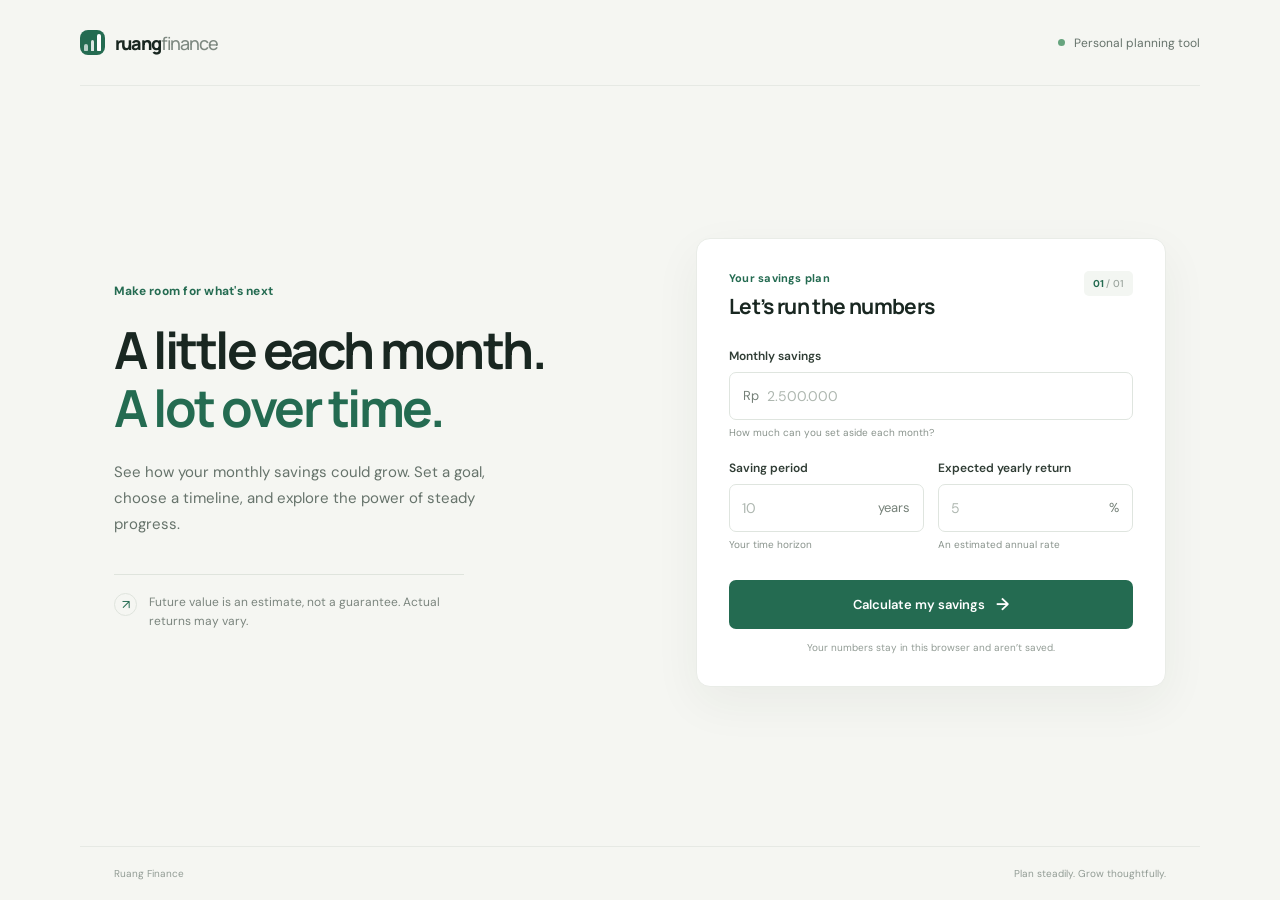
<file: index.html>
<!DOCTYPE html>
<html lang="en">
<head>
  <meta charset="UTF-8">
  <meta name="viewport" content="width=device-width, initial-scale=1">
  <meta name="theme-color" content="#f5f6f2">
  <title>Savings Goal Calculator</title>
  <link rel="preconnect" href="https://fonts.googleapis.com">
  <link rel="preconnect" href="https://fonts.gstatic.com" crossorigin>
  <link href="https://fonts.googleapis.com/css2?family=DM+Sans:wght@400;500;600;700&family=Manrope:wght@500;600;700;800&display=swap" rel="stylesheet">
  <link rel="stylesheet" href="style.css">
</head>
<body>
  <main class="page-shell">
    <header class="topbar" aria-label="Finance tools">
      <a class="brand" href="#main" aria-label="Ruang Finance home">
        <span class="brand-mark" aria-hidden="true"><span></span><span></span><span></span></span>
        <span>ruang<span class="brand-light">finance</span></span>
      </a>
      <span class="topbar-note"><span class="status-dot"></span> Personal planning tool</span>
    </header>

    <section class="calculator-layout" id="main" aria-labelledby="page-title">
      <div class="intro">
        <p class="eyebrow">Make room for what's next</p>
        <h1 id="page-title">A little each month.<br><span>A lot over time.</span></h1>
        <p class="intro-copy">See how your monthly savings could grow. Set a goal, choose a timeline, and explore the power of steady progress.</p>
        <div class="quiet-note">
          <span class="note-icon" aria-hidden="true">↗</span>
          <p>Future value is an estimate, not a guarantee. Actual returns may vary.</p>
        </div>
      </div>

      <section class="calculator-card" aria-label="Savings growth calculator">
        <div class="card-heading">
          <div><p class="card-kicker">Your savings plan</p><h2>Let’s run the numbers</h2></div>
          <span class="step-tag">01 <span>/ 01</span></span>
        </div>
        <form id="savings-form" novalidate>
          <div class="field-group">
            <label for="monthly-saving">Monthly savings</label>
            <div class="input-wrap"><span class="input-prefix" aria-hidden="true">Rp</span><input id="monthly-saving" name="monthly-saving" type="number" min="0" step="any" inputmode="decimal" placeholder="2.500.000" aria-describedby="monthly-hint monthly-error" required></div>
            <span class="field-hint" id="monthly-hint">How much can you set aside each month?</span><span class="field-error" id="monthly-error"></span>
          </div>
          <div class="field-row">
            <div class="field-group">
              <label for="years">Saving period</label>
              <div class="input-wrap"><input id="years" name="years" type="number" min="0" step="any" inputmode="decimal" placeholder="10" aria-describedby="years-hint years-error" required><span class="input-suffix">years</span></div>
              <span class="field-hint" id="years-hint">Your time horizon</span><span class="field-error" id="years-error"></span>
            </div>
            <div class="field-group">
              <label for="return-rate">Expected yearly return</label>
              <div class="input-wrap"><input id="return-rate" name="return-rate" type="number" min="0" step="any" inputmode="decimal" placeholder="5" aria-describedby="return-hint return-error" required><span class="input-suffix">%</span></div>
              <span class="field-hint" id="return-hint">An estimated annual rate</span><span class="field-error" id="return-error"></span>
            </div>
          </div>
          <button class="calculate-button" type="submit">Calculate my savings <span aria-hidden="true">→</span></button>
          <p class="form-note">Your numbers stay in this browser and aren’t saved.</p>
        </form>
        <section class="result" id="result" aria-live="polite" aria-atomic="true" hidden>
          <div class="result-topline"><span class="result-dot"></span><span>Your projected balance</span></div>
          <p class="result-amount" id="result-amount">Rp0</p>
          <p class="result-detail" id="result-detail"></p>
          <div class="result-breakdown" aria-label="Savings breakdown">
            <div class="breakdown-item"><span>Amount saved</span><strong id="amount-saved">Rp0</strong></div>
            <div class="breakdown-item growth-item"><span>Growth</span><strong id="growth-amount">Rp0</strong></div>
          </div>
          <p class="breakdown-share" id="breakdown-share"></p>
        </section>
      </section>
    </section>
    <footer class="page-footer"><span>Ruang Finance</span><span>Plan steadily. Grow thoughtfully.</span></footer>
  </main>
  <script src="app.js"></script>
</body>
</html>
</file>
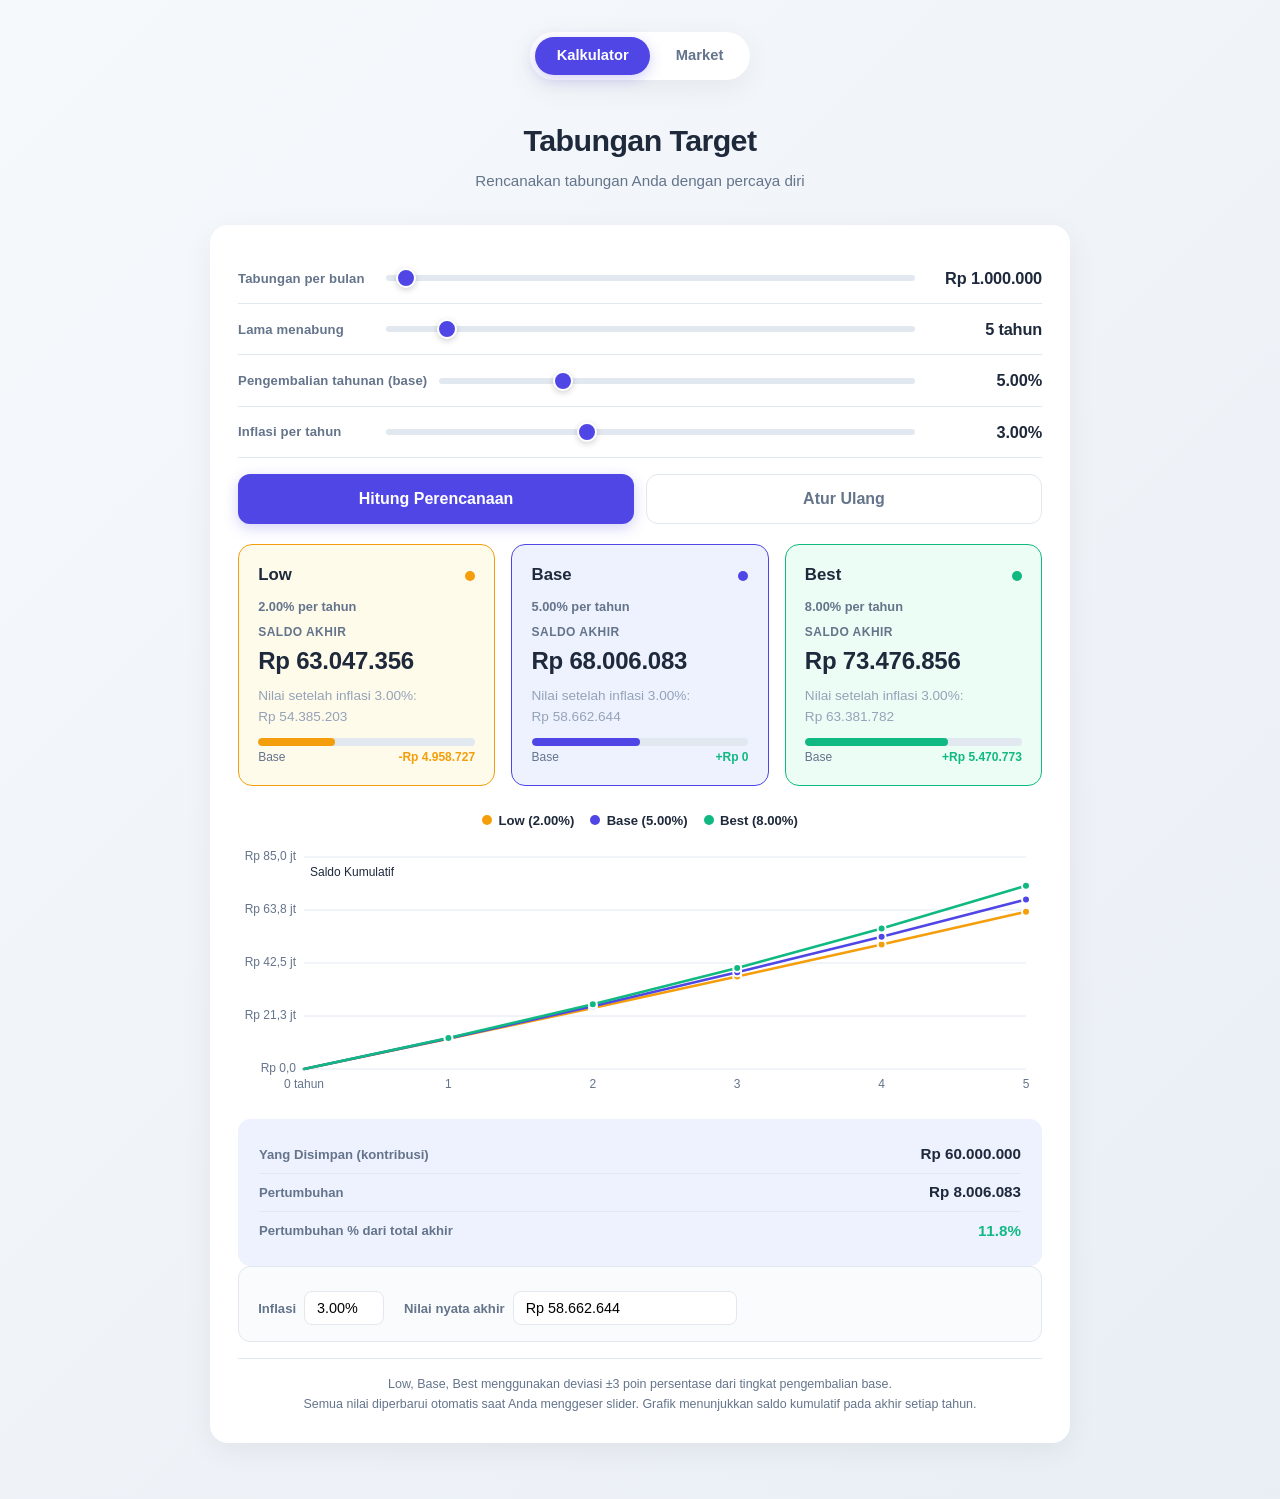
<file: goal_savings_calculator.html>
<!DOCTYPE html>
<html lang="id">
<head>
<meta charset="UTF-8">
<meta name="viewport" content="width=device-width, initial-scale=1.0">
<title>Tabungan Target — Calculator</title>
<style>
  :root {
    --bg1: #f6f9fc;
    --bg2: #e9eef5;
    --card: #ffffff;
    --text: #1e293b;
    --muted: #64748b;
    --line: #e2e8f0;
    --accent: #4f46e5;
    --accent-hover: #4338ca;
    --accent-soft: #eef2ff;
    --low: #f59e0b;
    --base: #4f46e5;
    --best: #10b981;
    --low-soft: #fffbeb;
    --base-soft: #eef2ff;
    --best-soft: #ecfdf5;
    --inf: #94a3b8;
    --shadow: 0 8px 30px rgba(0,0,0,0.06);
    --radius: 18px;
  }
  * { box-sizing: border-box; margin: 0; padding: 0; }
  body {
    font-family: -apple-system, BlinkMacSystemFont, "Segoe UI", Roboto, "Helvetica Neue", Arial, sans-serif;
    background: linear-gradient(135deg, var(--bg1) 0%, var(--bg2) 100%);
    color: var(--text);
    line-height: 1.6;
    min-height: 100vh;
    padding: 2rem 1rem;
  }
  .container { max-width: 860px; margin: 0 auto; }
  header { text-align: center; margin-bottom: 2rem; }
  header h1 {
    font-size: 1.9rem;
    font-weight: 800;
    letter-spacing: -0.02em;
    color: var(--text);
  }
  header p { color: var(--muted); margin-top: 0.3rem; font-size: 0.95rem; }
  .card {
    background: var(--card);
    border-radius: var(--radius);
    box-shadow: var(--shadow);
    padding: 1.75rem;
    margin-bottom: 1.5rem;
  }
  .slider-row {
    display: flex;
    flex-wrap: wrap;
    align-items: center;
    gap: 0.75rem;
    padding: 0.75rem 0;
    border-bottom: 1px solid var(--line);
  }
  .slider-row:last-of-type { border-bottom: none; }
  .slider-row .field-label {
    font-size: 0.82rem;
    font-weight: 600;
    color: var(--muted);
    min-width: 8.5rem;
    letter-spacing: 0.01em;
  }
  .slider-row input[type=range] {
    flex: 1 1 150px;
    -webkit-appearance: none;
    appearance: none;
    height: 6px;
    border-radius: 3px;
    background: var(--line);
    outline: none;
    cursor: pointer;
    transition: background 0.15s;
  }
  .slider-row input[type=range]::-webkit-slider-thumb {
    -webkit-appearance: none;
    appearance: none;
    width: 20px;
    height: 20px;
    border-radius: 50%;
    background: var(--accent);
    border: 2px solid #fff;
    box-shadow: 0 2px 6px rgba(0,0,0,0.18);
    cursor: pointer;
    transition: transform 0.12s, box-shadow 0.12s;
  }
  .slider-row input[type=range]::-webkit-slider-thumb:hover {
    transform: scale(1.14);
    box-shadow: 0 4px 12px rgba(79,70,229,0.32);
  }
  .slider-row input[type=range]::-moz-range-thumb {
    width: 20px; height: 20px; border-radius: 50%;
    background: var(--accent); border: 2px solid #fff;
    box-shadow: 0 2px 6px rgba(0,0,0,0.18); cursor: pointer;
  }
  .slider-row .value-display {
    font-size: 1.02rem;
    font-weight: 700;
    color: var(--text);
    min-width: 7.2rem;
    text-align: right;
    font-variant-numeric: tabular-nums;
    letter-spacing: -0.01em;
  }
  .button-row {
    display: flex;
    gap: 0.75rem;
    margin: 1rem 0 1.25rem;
  }
  .btn {
    padding: 0.7rem 1.25rem;
    border: 1px solid transparent;
    border-radius: 12px;
    background: var(--accent);
    color: #fff;
    font: inherit;
    font-weight: 700;
    cursor: pointer;
    box-shadow: 0 4px 14px rgba(79,70,229,0.25);
    transition: background 0.15s, color 0.15s;
  }
  .btn:hover { background: var(--accent-hover); }
  .btn:focus-visible { outline: 2px solid var(--accent); outline-offset: 2px; }
  .button-row .btn { flex: 1; }
  .btn-ghost {
    background: transparent;
    color: var(--muted);
    box-shadow: none;
    border: 1px solid var(--line);
  }
  .btn-ghost:hover { background: var(--line); color: var(--text); }

  .breakdown {
    margin-top: 1.25rem;
    background: var(--accent-soft);
    border: 1px solid var(--accent-soft);
    border-radius: 12px;
    padding: 1rem 1.25rem;
  }
  .breakdown-row {
    display: flex;
    justify-content: space-between;
    align-items: center;
    padding: 0.4rem 0;
    border-bottom: 1px solid var(--line);
  }
  .breakdown-row:last-of-type { border-bottom: none; }
  .b-label {
    font-size: 0.82rem;
    font-weight: 600;
    color: var(--muted);
  }
  .b-value {
    font-size: 0.95rem;
    font-weight: 800;
    color: var(--text);
    text-align: right;
    font-variant-numeric: tabular-nums;
  }
  .breakdown-row.total .b-value { color: var(--best); }

  .result { display: none; animation: fadeUp 0.35s ease; }
  .result.visible { display: block; }
  @keyframes fadeUp {
    from { opacity: 0; transform: translateY(10px); }
    to { opacity: 1; transform: translateY(0); }
  }

  .scenarios {
    display: grid;
    grid-template-columns: repeat(auto-fit, minmax(200px, 1fr));
    gap: 1rem;
    margin-bottom: 1.5rem;
  }
  .scenario {
    border-radius: 14px;
    padding: 1.1rem 1.2rem;
    border: 1px solid var(--line);
    transition: transform 0.15s, box-shadow 0.15s;
  }
  .scenario:hover { transform: translateY(-2px); box-shadow: var(--shadow); }
  .scenario .head {
    display: flex;
    align-items: center;
    justify-content: space-between;
    margin-bottom: 0.5rem;
  }
  .scenario .name { font-weight: 800; font-size: 1.05rem; }
  .scenario .dot {
    width: 10px; height: 10px; border-radius: 50%;
    display: inline-block; flex-shrink: 0;
  }
  .scenario .rate {
    font-size: 0.8rem; font-weight: 600; color: var(--muted); margin-bottom: 0.35rem;
  }
  .scenario .final {
    font-size: 1.5rem; font-weight: 800; letter-spacing: -0.01em; color: var(--text);
  }
  .scenario .final .label {
    display: block;
    font-size: 0.75rem; font-weight: 600; color: var(--muted);
    text-transform: uppercase; letter-spacing: 0.04em;
  }
  .scenario .real { font-size: 0.85rem; color: var(--inf); margin-top: 0.25rem; }
  .scenario .bar-bg {
    height: 8px; border-radius: 999px; background: var(--line);
    overflow: hidden; margin-top: 0.6rem;
  }
  .scenario .bar-fill {
    height: 100%; border-radius: 999px; transition: width 0.6s ease;
  }
  .scenario.low  .bar-fill { background: var(--low); }
  .scenario.base .bar-fill { background: var(--base); }
  .scenario.best .bar-fill { background: var(--best); }
  .scenario .bar-fill.tight { width: 100%; }
  .scenario .value-track { display: flex; justify-content: space-between; font-size: 0.75rem; color: var(--muted); margin-top: 0.15rem; }
  .scenario .value-track .up { color: var(--best); font-weight: 700; }
  .scenario .value-track .down { color: var(--low); font-weight: 700; }

  .chart-box { position: relative; margin-bottom: 1.25rem; }
  .chart-box canvas { width: 100%; height: 260px; display: block; }
  .chart-legend {
    display: flex; flex-wrap: wrap; gap: 1rem; justify-content: center; margin-bottom: 0.5rem;
  }
  .chart-legend span {
    display: flex; align-items: center; gap: 0.4rem; font-size: 0.82rem; font-weight: 600;
  }
  .chart-legend .dot { width: 10px; height: 10px; border-radius: 50%; display: inline-block; }
  .chart-legend .low  .dot { background: var(--low); }
  .chart-legend .base .dot { background: var(--base); }
  .chart-legend .best .dot { background: var(--best); }

  .inflation-box {
    background: #fafbfc; border-radius: 12px; padding: 1rem 1.2rem;
    border: 1px solid var(--line);
    display: flex; flex-wrap: wrap; align-items: center; justify-content: space-between; gap: 0.75rem;
  }
  .inflation-box .row { display: flex; flex-wrap: wrap; align-items: center; gap: 0.5rem; }
  .inflation-box label { font-size: 0.82rem; font-weight: 600; color: var(--muted); }
  .inflation-box .display-row { display: flex; flex-wrap: wrap; align-items: center; gap: 0.5rem; margin-top: 0.5rem; }
  .inflation-box input { padding: 0.5rem 0.75rem; border: 1px solid var(--line); border-radius: 8px; font-size: 0.9rem; width: 80px; outline: none; }
  .inflation-box input#real-final { width: 14rem; max-width: 100%; }
  .inflation-result { font-size: 0.9rem; color: var(--text); font-weight: 600; }

  .tip {
    margin-top: 1rem; font-size: 0.78rem; color: var(--muted); text-align: center;
    border-top: 1px solid var(--line); padding-top: 1rem;
  }

  [hidden] { display: none !important; }

  .menu {
    display: flex;
    width: fit-content;
    max-width: 100%;
    gap: 0.25rem;
    margin: 0 auto 2.25rem;
    padding: 0.3rem;
    border-radius: 999px;
    background: var(--card);
    box-shadow: var(--shadow);
  }
  .menu a {
    padding: 0.45rem 1.35rem;
    border-radius: 999px;
    color: var(--muted);
    font-size: 0.92rem;
    font-weight: 700;
    text-decoration: none;
    transition: background 0.15s, color 0.15s;
  }
  .menu a:hover { color: var(--text); }
  .menu a[aria-current="page"] {
    background: var(--accent);
    color: #fff;
    box-shadow: 0 4px 14px rgba(79,70,229,0.25);
  }
  .menu a:focus-visible, #ticker:focus-visible { outline: 2px solid var(--accent); outline-offset: 2px; }

  #panel-market:not([hidden]) { animation: fadeUp 0.35s ease; }

  .ticker-field {
    display: flex;
    flex-wrap: wrap;
    align-items: center;
    justify-content: space-between;
    gap: 0.75rem;
    padding-bottom: 1.25rem;
    margin-bottom: 1.5rem;
    border-bottom: 1px solid var(--line);
  }
  .ticker-field label { font-size: 0.82rem; font-weight: 600; color: var(--muted); letter-spacing: 0.01em; }
  #ticker {
    -webkit-appearance: none;
    appearance: none;
    min-width: 9.5rem;
    padding: 0.55rem 2.5rem 0.55rem 1rem;
    border: 1px solid var(--line);
    border-radius: 12px;
    background: var(--card) url("data:image/svg+xml,%3Csvg xmlns='http://www.w3.org/2000/svg' width='12' height='8' viewBox='0 0 12 8'%3E%3Cpath d='M1 1.5l5 5 5-5' fill='none' stroke='%2364748b' stroke-width='2' stroke-linecap='round' stroke-linejoin='round'/%3E%3C/svg%3E") no-repeat right 1rem center;
    color: var(--text);
    font: inherit;
    font-weight: 800;
    letter-spacing: 0.04em;
    cursor: pointer;
    transition: border-color 0.15s, box-shadow 0.15s;
  }
  #ticker:hover { border-color: var(--accent); box-shadow: 0 4px 12px rgba(79,70,229,0.12); }
  .market-error {
    margin-bottom: 1.25rem;
    padding: 0.75rem 1rem;
    border: 1px solid #fecaca;
    border-radius: 12px;
    background: #fef2f2;
    color: #b91c1c;
    font-size: 0.9rem;
  }
  .metrics {
    display: grid;
    grid-template-columns: repeat(auto-fit, minmax(200px, 1fr));
    gap: 1rem;
  }
  .metric {
    display: flex;
    flex-direction: column;
    min-height: 9rem;
    padding: 1.1rem 1.2rem;
    border: 1px solid var(--line);
    border-radius: 14px;
    background: #fafbfc;
    transition: transform 0.15s, box-shadow 0.15s;
  }
  .metric:hover { transform: translateY(-2px); box-shadow: var(--shadow); }
  .metric:first-child { background: var(--accent-soft); border-color: #c7d2fe; }
  .metric:has(.metric-value.up) { background: var(--best-soft); border-color: #a7f3d0; }
  .metric:has(.metric-value.down) { background: #fef2f2; border-color: #fecaca; }
  .metric h2 {
    margin-bottom: 0.75rem;
    font-size: 0.75rem;
    font-weight: 600;
    color: var(--muted);
    text-transform: uppercase;
    letter-spacing: 0.04em;
  }
  .metric-value {
    font-size: 1.6rem;
    font-weight: 800;
    line-height: 1.25;
    letter-spacing: -0.01em;
    font-variant-numeric: tabular-nums;
  }
  .metric-value.text { font-size: 1.1rem; font-weight: 700; letter-spacing: 0; }
  .metric-value.up { color: #047857; }
  .metric-value.down { color: #b91c1c; }
  .metric-note { margin-top: auto; padding-top: 0.5rem; font-size: 0.8rem; color: var(--muted); }

  @media (prefers-reduced-motion: reduce) {
    #panel-market:not([hidden]) { animation: none; }
    .metric, .metric:hover { transition: none; transform: none; }
  }

  @media (max-width: 600px) {
    .card { padding: 1.25rem; }
    .metric { min-height: 0; }
    header h1 { font-size: 1.5rem; }
    .scenarios { grid-template-columns: 1fr; }
  }
</style>
</head>
<body>
  <div class="container">
    <nav class="menu" aria-label="Menu utama">
      <a href="#kalkulator" data-panel="panel-kalkulator">Kalkulator</a>
      <a href="#market" data-panel="panel-market">Market</a>
    </nav>

    <div id="panel-market" hidden>
      <header>
        <h1>Market</h1>
      </header>

      <div class="card">
        <div class="ticker-field">
          <label for="ticker">Ticker</label>
          <select id="ticker">
            <option value="bbca">BBCA</option>
            <option value="bmri">BMRI</option>
            <option value="bbri">BBRI</option>
            <option value="nisp">NISP</option>
          </select>
        </div>

        <p class="market-error" id="market-error" role="alert" hidden></p>

        <div class="metrics" aria-live="polite">
          <div class="metric">
            <h2>Nama perusahaan</h2>
            <p class="metric-value text" id="company-name">—</p>
          </div>
          <div class="metric">
            <h2>Harga penutupan terakhir</h2>
            <p class="metric-value" id="last-close">—</p>
            <p class="metric-note" id="close-date"></p>
          </div>
          <div class="metric">
            <h2>Perubahan harian</h2>
            <p class="metric-value" id="daily-change">—</p>
          </div>
        </div>
      </div>
    </div>

    <div id="panel-kalkulator">
    <header>
      <h1>Tabungan Target</h1>
      <p>Rencanakan tabungan Anda dengan percaya diri</p>
    </header>

    <div class="card">
      <div class="slider-row">
        <div class="field-label">Tabungan per bulan</div>
        <input type="range" id="monthly" min="0" max="50000000" step="500000" value="1000000">
        <div class="value-display" id="monthly-display">Rp 1.000.000</div>
      </div>
      <div class="slider-row">
        <div class="field-label">Lama menabung</div>
        <input type="range" id="years" min="0" max="50" step="1" value="5">
        <div class="value-display" id="years-display">5 tahun</div>
      </div>
      <div class="slider-row">
        <div class="field-label">Pengembalian tahunan (base)</div>
        <input type="range" id="rate" min="0" max="20" step="0.5" value="5">
        <div class="value-display" id="rate-display">5.00%</div>
      </div>
      <div class="slider-row">
        <div class="field-label">Inflasi per tahun</div>
        <input type="range" id="inf" min="0" max="8" step="0.5" value="3">
        <div class="value-display" id="inf-display">3.00%</div>
      </div>

      <div class="button-row">
        <button class="btn" id="calc">Hitung Perencanaan</button>
        <button class="btn btn-ghost" id="reset">Atur Ulang</button>
      </div>

      <div class="result visible" id="result">
        <div class="scenarios" id="scenarios"></div>

        <div class="chart-box">
          <div class="chart-legend" id="legend"></div>
          <canvas id="chart"></canvas>
        </div>

        <div class="breakdown" id="breakdown">
          <div class="breakdown-row">
            <span class="b-label">Yang Disimpan (kontribusi)</span>
            <span class="b-value" id="saved-display">—</span>
          </div>
          <div class="breakdown-row">
            <span class="b-label">Pertumbuhan</span>
            <span class="b-value" id="growth-display">—</span>
          </div>
          <div class="breakdown-row total">
            <span class="b-label">Pertumbuhan % dari total akhir</span>
            <span class="b-value" id="growth-pct">—</span>
          </div>
        </div>

        <div class="inflation-box">
          <div>
            <div class="display-row">
              <label for="inf-value">Inflasi</label>
              <input id="inf-value" type="text" inputmode="decimal" readonly>
              <label for="real-final" style="margin-left:0.75rem;">Nilai nyata akhir</label>
              <input id="real-final" type="text" inputmode="decimal" readonly>
            </div>
          </div>
        </div>
      </div>

      <p class="tip">
        Low, Base, Best menggunakan deviasi ±3 poin persentase dari tingkat pengembalian base.<br>
        Semua nilai diperbarui otomatis saat Anda menggeser slider. Grafik menunjukkan saldo kumulatif pada akhir setiap tahun.
      </p>
    </div>
    </div>
  </div>

  <script>
    (function () {
      var monthly = document.getElementById('monthly');
      var years   = document.getElementById('years');
      var rate    = document.getElementById('rate');
      var inf     = document.getElementById('inf');
      var calcBtn = document.getElementById('calc');
      var resetBtn = document.getElementById('reset');
      var result  = document.getElementById('result');
      var scenariosEl = document.getElementById('scenarios');
      var legendEl = document.getElementById('legend');
      var canvas = document.getElementById('chart');
      var ctx = canvas.getContext('2d');
      var monthlyDisplay = document.getElementById('monthly-display');
      var yearsDisplay = document.getElementById('years-display');
      var rateDisplay = document.getElementById('rate-display');
      var infDisplay = document.getElementById('inf-display');
      var infValue = document.getElementById('inf-value');
      var realFinal = document.getElementById('real-final');
      var savedDisplay = document.getElementById('saved-display');
      var growthDisplay = document.getElementById('growth-display');
      var growthPct = document.getElementById('growth-pct');

      var MARGIN = 3;
      var YEARS = 0;
      var MONTHLY = 0;
      var BASE_RATE = 0;
      var INF_RATE = 0;
      var LOW_RATE = 0;
      var BEST_RATE = 0;
      var FINAL = {};
      var CUM = {};
      var REAL_FINAL = {};
      var SAVED = {};
      var GROWTH = {};
      var GROWTH_PCT = {};

      var fmtMonthly = function (v) { return formatRupiah(v); };
      var fmtYears = function (v) { return Math.round(v) + ' tahun'; };
      var fmtRate = function (v) { return v.toFixed(2) + '%'; };

      function formatRupiah(v) {
        return Number(v).toLocaleString('id-ID', { style: 'currency', currency: 'IDR', maximumFractionDigits: 0 });
      }

      // Short form for chart axes: Rp 20 jt, Rp 1,5 M.
      function formatRupiahShort(v) {
        return Number(v).toLocaleString('id-ID', { style: 'currency', currency: 'IDR', notation: 'compact', maximumFractionDigits: 1 });
      }

      function clearError() {}
      function setError() {}
      function fieldOk(v) { return isFinite(v) && v >= 0; }

      function compute() {
        YEARS = parseFloat(years.value);
        MONTHLY = parseFloat(monthly.value);
        BASE_RATE = parseFloat(rate.value);
        INF_RATE = parseFloat(inf.value);

        LOW_RATE = Math.max(0, BASE_RATE - MARGIN);
        BEST_RATE = Math.min(20, BASE_RATE + MARGIN);

        var monthlyRateLow = LOW_RATE / 100 / 12;
        var monthlyRateBase = BASE_RATE / 100 / 12;
        var monthlyRateBest = BEST_RATE / 100 / 12;

        CUM.LOW  = yearlyCurve(LOW_RATE, monthlyRateLow);
        CUM.BASE = yearlyCurve(BASE_RATE, monthlyRateBase);
        CUM.BEST = yearlyCurve(BEST_RATE, monthlyRateBest);

        FINAL.LOW  = CUM.LOW.length ? CUM.LOW[CUM.LOW.length - 1] : 0;
        FINAL.BASE = CUM.BASE.length ? CUM.BASE[CUM.BASE.length - 1] : 0;
        FINAL.BEST = CUM.BEST.length ? CUM.BEST[CUM.BEST.length - 1] : 0;

        var infFactor = Math.pow(1 + INF_RATE/100, YEARS);
        var inv = 1 / infFactor;
        REAL_FINAL.LOW  = FINAL.LOW  * inv;
        REAL_FINAL.BASE = FINAL.BASE * inv;
        REAL_FINAL.BEST = FINAL.BEST * inv;

        // Breakdown: portion of the final amount that is savings vs. growth
        var totalMonths = YEARS * 12;
        SAVED.BASE = MONTHLY * totalMonths;
        GROWTH.BASE = FINAL.BASE - SAVED.BASE;
        GROWTH_PCT.BASE = FINAL.BASE !== 0 ? (GROWTH.BASE / FINAL.BASE) * 100 : 0;

      }

      function yearlyCurve(rate, monthlyRate) {
        var curve = [];
        for (var y = 1; y <= YEARS; y++) {
          var months = y * 12;
          if (monthlyRate > 0) {
            curve.push(MONTHLY * ((Math.pow(1 + monthlyRate, months) - 1) / monthlyRate));
          } else {
            curve.push(MONTHLY * months);
          }
        }
        return curve;
      }

      function syncDisplays() {
        monthlyDisplay.textContent = fmtMonthly(parseFloat(monthly.value));
        yearsDisplay.textContent = fmtYears(parseFloat(years.value));
        rateDisplay.textContent = fmtRate(parseFloat(rate.value));
        infDisplay.textContent = fmtRate(parseFloat(inf.value));
        infValue.value = fmtRate(parseFloat(inf.value));
      }

      function render() {
        compute();

        scenariosEl.innerHTML = '';
        legendEl.innerHTML = '';

        var scenarios = [
          { key: 'LOW',  name: 'Low',   color: '#f59e0b', soft: '#fffbeb' },
          { key: 'BASE', name: 'Base',  color: '#4f46e5', soft: '#eef2ff' },
          { key: 'BEST', name: 'Best',  color: '#10b981', soft: '#ecfdf5' }
        ];

        scenarios.forEach(function (s) {
          var rateUsed = s.key === 'LOW' ? LOW_RATE : (s.key === 'BASE' ? BASE_RATE : BEST_RATE);
          var finalV = FINAL[s.key];
          var realV = REAL_FINAL[s.key];
          var diff = finalV - FINAL.BASE;
          var diffPct = FINAL.BASE !== 0 ? (diff / FINAL.BASE) * 100 : 0;
          var barWidth = Math.max(0, Math.min(100, 50 + diffPct * 2));
          var track = diff >= 0 ? 'up' : 'down';

          var el = document.createElement('div');
          el.className = 'scenario ' + s.key.toLowerCase();
          el.style.borderColor = s.color;
          el.style.background = s.soft;
          el.innerHTML =
            '<div class="head"><span class="name">' + s.name + '</span>' +
            '<span class="dot" style="background:' + s.color + ';"></span></div>' +
            '<div class="rate">' + fmtRate(rateUsed) + ' per tahun</div>' +
            '<div class="final"><span class="label">Saldo Akhir</span>' + formatRupiah(finalV) + '</div>' +
            '<div class="real">Nilai setelah inflasi ' + fmtRate(INF_RATE) + ': ' + formatRupiah(realV) + '</div>' +
            '<div class="bar-bg"><div class="bar-fill' + (Math.abs(diffPct) < 0.1 ? ' tight' : '') + '" style="width:' + barWidth + '%;"></div></div>' +
            '<div class="value-track"><span>Base</span><span class="' + track + '">' + (diff >= 0 ? '+' : '') + formatRupiah(diff) + '</span></div>';
          scenariosEl.appendChild(el);

          var leg = document.createElement('span');
          leg.className = s.key.toLowerCase();
          leg.innerHTML = '<span class="dot"></span>' + s.name + ' (' + fmtRate(rateUsed) + ')';
          legendEl.appendChild(leg);
        });

        drawChart();
        renderBreakdown();
        renderInflation();
      }

      function drawChart() {
        var w = canvas.clientWidth;
        var h = canvas.clientHeight;
        if (w < 1 || h < 1) return; // Panel is hidden; showPanel() redraws when it returns.
        canvas.width = w;
        canvas.height = h;
        ctx.clearRect(0, 0, w, h);

        var data = { LOW: CUM.LOW, BASE: CUM.BASE, BEST: CUM.BEST };
        var keys = ['LOW', 'BASE', 'BEST'];
        var colors = { LOW: '#f59e0b', BASE: '#4f46e5', BEST: '#10b981' };

        var allVals = [0]; // The 0 keeps Math.max finite when there are no years to plot.
        keys.forEach(function (k) { allVals = allVals.concat(data[k]); });
        var maxVal = Math.max.apply(null, allVals) || 1;
        var yMax = Math.ceil(maxVal * 1.15 / 1000000) * 1000000;

        ctx.font = '12px -apple-system, BlinkMacSystemFont, "Segoe UI", Roboto, sans-serif';

        // Reserve exactly the room the widest Y label needs.
        var labelW = 0;
        for (var l = 0; l <= 4; l++) {
          labelW = Math.max(labelW, ctx.measureText(formatRupiahShort((l / 4) * yMax)).width);
        }
        var pad = { top: 18, bottom: 30, left: Math.ceil(labelW) + 14, right: 16 };
        var plotW = w - pad.left - pad.right;
        var plotH = h - pad.top - pad.bottom;

        // x is the year: data[k][i] is the balance at the end of year i + 1.
        function xFor(year) { return pad.left + (year / (YEARS || 1)) * plotW; }
        function yFor(v) { return pad.top + plotH - (v / yMax) * plotH; }

        ctx.fillStyle = '#64748b';
        for (var g = 0; g <= 4; g++) {
          var gy = pad.top + (g / 4) * plotH;
          ctx.beginPath();
          ctx.moveTo(pad.left, gy);
          ctx.lineTo(pad.left + plotW, gy);
          ctx.strokeStyle = '#e2e8f0';
          ctx.lineWidth = 1;
          ctx.stroke();
          var val = (1 - g / 4) * yMax;
          ctx.textAlign = 'right';
          ctx.textBaseline = 'middle';
          ctx.fillText(formatRupiahShort(val), pad.left - 8, gy);
        }

        keys.forEach(function (k) {
          ctx.beginPath();
          ctx.strokeStyle = colors[k];
          ctx.lineWidth = 2.6;
          ctx.lineCap = 'round';
          ctx.lineJoin = 'round';
          ctx.moveTo(xFor(0), yFor(0)); // Every plan starts from a zero balance.
          data[k].forEach(function (v, i) {
            ctx.lineTo(xFor(i + 1), yFor(v));
          });
          ctx.stroke();
          data[k].forEach(function (v, i) {
            var cx = xFor(i + 1), cy = yFor(v);
            ctx.beginPath();
            ctx.arc(cx, cy, 4, 0, Math.PI * 2);
            ctx.fillStyle = colors[k];
            ctx.fill();
            ctx.strokeStyle = '#fff';
            ctx.lineWidth = 2;
            ctx.stroke();
          });
        });

        ctx.fillStyle = '#64748b';
        ctx.textAlign = 'center';
        ctx.textBaseline = 'top';
        var step = Math.max(1, Math.floor(YEARS / 5));
        for (var yr = 0; yr <= YEARS; yr += step) {
          ctx.fillText(yr + (yr === 0 ? ' tahun' : ''), xFor(yr), pad.top + plotH + 10);
        }

        ctx.fillStyle = '#1e293b';
        ctx.textAlign = 'left';
        ctx.textBaseline = 'top';
        ctx.fillText('Saldo Kumulatif', pad.left + 6, pad.top + 10);
      }

      function renderBreakdown() {
        var saved = SAVED.BASE;
        var growth = GROWTH.BASE;
        var pct = GROWTH_PCT.BASE;
        savedDisplay.textContent = formatRupiah(saved);
        growthDisplay.textContent = formatRupiah(growth);
        growthPct.textContent = pct.toFixed(1) + '%';
      }

      function renderInflation() {
        realFinal.value = formatRupiah(REAL_FINAL.BASE);
      }

      calcBtn.addEventListener('click', function () {
        result.classList.add('visible');
        render();
        syncDisplays();
      });

      resetBtn.addEventListener('click', function () {
        monthly.value = 1000000;
        years.value = 5;
        rate.value = 5;
        inf.value = 3;
        syncDisplays();
        result.classList.add('visible');
        render();
      });

      [monthly, years, rate, inf].forEach(function (el) {
        el.addEventListener('input', function () {
          syncDisplays();
          render();
        });
      });

      window.addEventListener('resize', function () {
        if (result.classList.contains('visible')) render();
      });

      // Initial render: show the default plan immediately so the chart is drawn with a real width.
      syncDisplays();
      result.classList.add('visible');
      render();

      // ----- Market menu: reads only data/<ticker>.json -----
      var tickerSelect = document.getElementById('ticker');
      var marketError = document.getElementById('market-error');
      var companyName = document.getElementById('company-name');
      var lastClose = document.getElementById('last-close');
      var closeDate = document.getElementById('close-date');
      var dailyChange = document.getElementById('daily-change');
      var marketLoaded = false;

      // daily_close_change is stored as a fraction: 0.0146 means +1.46%.
      function renderMarket(report) {
        var overview = (report && report.overview) || {};
        var price = overview.last_close_price;
        var change = overview.daily_close_change;
        var hasChange = typeof change === 'number';
        var percent = hasChange ? Number((change * 100).toFixed(2)) : 0;

        companyName.textContent = (report && report.company_name) || '—';
        lastClose.textContent = typeof price === 'number' ? formatRupiah(price) : '—';
        closeDate.textContent = overview.latest_close_date ? 'Per ' + overview.latest_close_date : '';
        dailyChange.textContent = hasChange ? (percent > 0 ? '+' : '') + percent.toFixed(2) + '%' : '—';
        dailyChange.className = 'metric-value' + (percent > 0 ? ' up' : percent < 0 ? ' down' : '');
      }

      function loadTicker() {
        var ticker = tickerSelect.value;
        marketError.hidden = true;
        fetch('data/' + ticker + '.json')
          .then(function (response) {
            if (!response.ok) throw new Error('HTTP ' + response.status);
            return response.json();
          })
          .then(function (report) {
            // Ignore a slow response if another ticker has been picked since.
            if (tickerSelect.value === ticker) renderMarket(report);
          })
          .catch(function (error) {
            if (tickerSelect.value !== ticker) return;
            renderMarket(null);
            // Browsers block fetch on file:// pages, so explain that case specifically.
            var hint = location.protocol === 'file:' ? ' Buka halaman ini melalui web server lokal, bukan sebagai file.' : '';
            marketError.textContent = 'Gagal memuat data/' + ticker + '.json (' + error.message + ').' + hint;
            marketError.hidden = false;
          });
      }

      tickerSelect.addEventListener('change', loadTicker);

      // ----- Menu: #market opens Market, anything else opens the calculator -----
      function showPanel() {
        var active = location.hash === '#market' ? 'panel-market' : 'panel-kalkulator';
        document.querySelectorAll('.menu a').forEach(function (link) {
          var panelId = link.getAttribute('data-panel');
          document.getElementById(panelId).hidden = panelId !== active;
          if (panelId === active) link.setAttribute('aria-current', 'page');
          else link.removeAttribute('aria-current');
        });
        if (active === 'panel-kalkulator') {
          render(); // The chart can only be sized correctly while its panel is visible.
        } else if (!marketLoaded) {
          marketLoaded = true;
          loadTicker();
        }
      }

      window.addEventListener('hashchange', showPanel);
      showPanel();
    })();
  </script>
</body>
</html>
</file>
<file: style.css>
:root {
  color-scheme: light;
  --ink: #192721;
  --muted: #727d76;
  --paper: #fff;
  --canvas: #f5f6f2;
  --green: #246b51;
  --green-dark: #1d5842;
  --green-pale: #edf5ef;
  --error: #a8443d;
  font-family: "DM Sans", sans-serif;
}
* { box-sizing: border-box; }
body { margin: 0; min-width: 320px; min-height: 100vh; color: var(--ink); background: var(--canvas); -webkit-font-smoothing: antialiased; }
button, input { font: inherit; }
.page-shell { width: min(1120px, calc(100% - 64px)); min-height: 100vh; margin: 0 auto; display: flex; flex-direction: column; }
.topbar { height: 86px; display: flex; justify-content: space-between; align-items: center; border-bottom: 1px solid #e6e9e4; }
.brand { display: inline-flex; align-items: center; gap: 10px; color: var(--ink); text-decoration: none; font: 800 18px Manrope, sans-serif; letter-spacing: -1px; }
.brand-light { color: #7e8981; font-weight: 500; }
.brand-mark { width: 25px; height: 25px; display: flex; align-items: end; gap: 3px; padding: 4px; border-radius: 8px; background: var(--green); }
.brand-mark span { flex: 1; border-radius: 3px 3px 1px 1px; background: #fff; }
.brand-mark span:nth-child(1) { height: 42%; opacity: .68; }.brand-mark span:nth-child(2) { height: 67%; opacity: .84; }.brand-mark span:nth-child(3) { height: 100%; }
.topbar-note { display: flex; align-items: center; gap: 9px; color: #66736b; font-size: 12px; }
.status-dot, .result-dot { width: 7px; height: 7px; border-radius: 50%; background: #66a47e; }
.calculator-layout { flex: 1; display: grid; grid-template-columns: 1fr 470px; align-items: center; gap: 90px; padding: 80px 34px 88px; }
.intro { max-width: 450px; padding-bottom: 10px; }.eyebrow, .card-kicker { margin: 0 0 22px; color: var(--green); font-size: 12px; font-weight: 700; letter-spacing: .02em; }
h1, h2, p { margin-top: 0; } h1 { margin-bottom: 22px; font: 700 clamp(38px, 4vw, 52px)/1.13 Manrope, sans-serif; letter-spacing: -2.5px; }
h1 span { color: var(--green); }.intro-copy { max-width: 390px; margin-bottom: 36px; color: #66736b; font-size: 15px; line-height: 1.75; }
.quiet-note { display: flex; align-items: flex-start; gap: 12px; max-width: 350px; padding-top: 18px; border-top: 1px solid #dfe4dd; }.quiet-note p { margin: 0; color: #7b857e; font-size: 12px; line-height: 1.6; }
.note-icon { width: 23px; height: 23px; flex: none; display: grid; place-items: center; border: 1px solid #dfe4dd; border-radius: 50%; color: var(--green); font-size: 13px; }
.calculator-card { padding: 32px; border: 1px solid #e9ece7; border-radius: 14px; background: var(--paper); box-shadow: 0 16px 48px rgba(33, 51, 41, .055); }
.card-heading { display: flex; justify-content: space-between; align-items: flex-start; margin-bottom: 28px; }.card-kicker { margin: 0 0 7px; font-size: 11px; }
h2 { margin-bottom: 0; font: 700 21px Manrope, sans-serif; letter-spacing: -.65px; }.step-tag { padding: 6px 9px; border-radius: 5px; background: #f3f6f2; color: var(--green); font-size: 10px; font-weight: 700; }.step-tag span { color: #9ba59e; font-weight: 500; }
.field-group { min-width: 0; margin-bottom: 20px; }.field-group label { display: block; margin-bottom: 8px; color: #303d35; font-size: 12px; font-weight: 600; }
.input-wrap { height: 48px; display: flex; align-items: center; border: 1px solid #dfe5df; border-radius: 7px; background: #fff; transition: border-color .16s, box-shadow .16s; }.input-wrap:focus-within { border-color: #48856a; box-shadow: 0 0 0 3px rgba(55, 126, 89, .11); }
.input-prefix, .input-suffix { flex: none; color: #758078; font-size: 13px; }.input-prefix { padding-left: 13px; }.input-suffix { padding-right: 13px; }
.input-wrap input { width: 100%; height: 100%; min-width: 0; padding: 0 12px; border: 0; outline: 0; background: transparent; color: var(--ink); font-size: 14px; }.input-wrap:has(.input-prefix) input { padding-left: 8px; }.input-wrap input::placeholder { color: #aeb7b0; }
.input-wrap input::-webkit-inner-spin-button, .input-wrap input::-webkit-outer-spin-button { margin: 0; -webkit-appearance: none; }.input-wrap input[type=number] { -moz-appearance: textfield; }
.field-hint, .field-error { display: block; margin-top: 6px; color: #89938c; font-size: 10px; line-height: 1.4; }.field-error { min-height: 0; color: var(--error); }.field-group.has-error .input-wrap { border-color: #c7665e; }.field-group.has-error .field-hint { display: none; }
.field-row { display: grid; grid-template-columns: 1fr 1fr; gap: 14px; }.calculate-button { width: 100%; height: 49px; display: flex; align-items: center; justify-content: center; gap: 11px; margin-top: 2px; border: 0; border-radius: 7px; background: var(--green); color: white; cursor: pointer; font-size: 13px; font-weight: 600; transition: background .16s, transform .16s; }.calculate-button:hover { background: var(--green-dark); }.calculate-button:active { transform: translateY(1px); }.calculate-button:focus-visible { outline: 3px solid #a6ccb5; outline-offset: 3px; }.calculate-button span { font-size: 17px; }
.form-note { margin: 12px 0 0; text-align: center; color: #929c95; font-size: 10px; }.result { margin-top: 24px; padding: 19px; border: 1px solid #d9e9dd; border-radius: 8px; background: var(--green-pale); animation: show-result .26s ease-out both; }.result-topline { display: flex; align-items: center; gap: 8px; color: #547461; font-size: 11px; font-weight: 600; }.result-amount { margin: 9px 0 4px; color: #205b43; font: 800 clamp(24px, 4vw, 30px)/1.2 Manrope, sans-serif; letter-spacing: -1.1px; overflow-wrap: anywhere; }.result-detail { margin: 0; color: #74847a; font-size: 10px; line-height: 1.5; }
.result-breakdown { display: grid; grid-template-columns: 1fr 1fr; gap: 16px; margin-top: 17px; padding-top: 14px; border-top: 1px solid #d6e4d9; }
.breakdown-item { display: grid; gap: 5px; color: #718078; font-size: 10px; }
.breakdown-item strong { color: #344b3c; font-size: 13px; font-weight: 700; font-variant-numeric: tabular-nums; }
.growth-item strong { color: var(--green); }
.breakdown-share { margin: 12px 0 0; color: #65766b; font-size: 10px; }
.page-footer { display: flex; justify-content: space-between; padding: 20px 34px; border-top: 1px solid #e6e9e4; color: #929c95; font-size: 10px; }
@keyframes show-result { from { opacity: 0; transform: translateY(5px); } to { opacity: 1; transform: translateY(0); } }
@media (prefers-reduced-motion: reduce) { *, *::before, *::after { scroll-behavior: auto !important; animation-duration: .01ms !important; animation-iteration-count: 1 !important; transition-duration: .01ms !important; } }
@media (max-width: 850px) { .calculator-layout { grid-template-columns: 1fr 420px; gap: 35px; padding-right: 12px; padding-left: 12px; }.calculator-card { padding: 26px; }h1 { font-size: 40px; } }
@media (max-width: 700px) { .page-shell { width: min(100% - 36px, 480px); }.topbar { height: 70px; }.calculator-layout { grid-template-columns: 1fr; gap: 32px; padding: 46px 0 56px; }.intro { padding: 0; }.eyebrow { margin-bottom: 15px; }h1 { margin-bottom: 15px; font-size: clamp(36px, 11vw, 47px); }.intro-copy { margin-bottom: 20px; font-size: 14px; }.quiet-note { padding-top: 13px; }.calculator-card { padding: 24px 20px; }.page-footer { padding: 18px 0; } }
@media (max-width: 390px) { .topbar-note { font-size: 10px; }.calculator-card { padding: 21px 16px; }.field-row { gap: 10px; }.field-group label { font-size: 11px; } }
</file>
